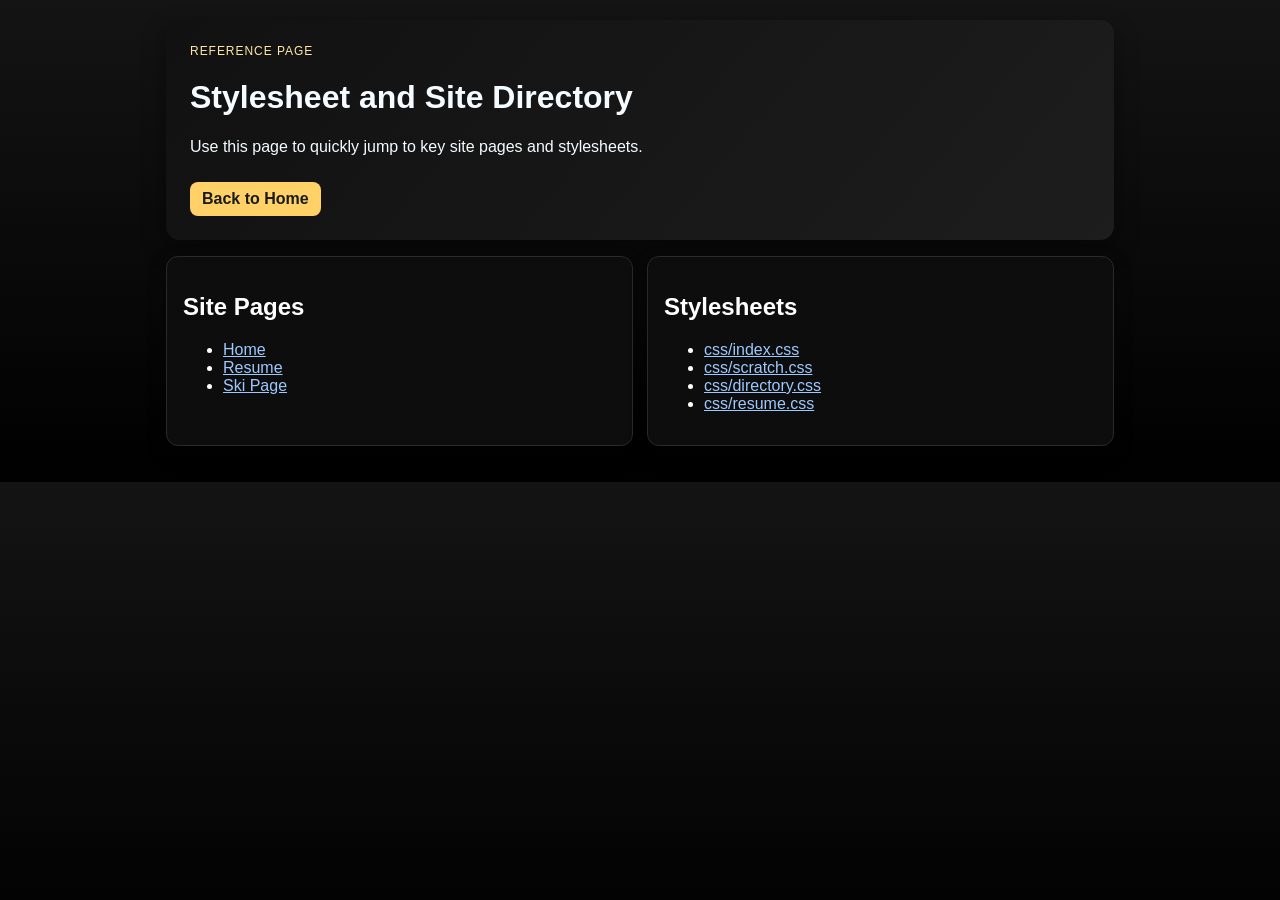
<file: docs/html/directory.html>
<!DOCTYPE html>
<html lang="en">
<head>
    <meta charset="UTF-8" />
    <meta name="viewport" content="width=device-width, initial-scale=1.0" />
    <title>Stylesheet and Site Directory</title>
    <link rel="stylesheet" href="../css/directory.css" />
</head>
<body>
    <div class="page">
        <header class="hero">
            <p class="eyebrow">Reference Page</p>
            <h1>Stylesheet and Site Directory</h1>
            <p>Use this page to quickly jump to key site pages and stylesheets.</p>
            <a class="btn" href="index.html">Back to Home</a>
        </header>

        <main class="grid">
            <section class="card">
                <h2>Site Pages</h2>
                <ul>
                    <li><a href="index.html">Home</a></li>
                    <li><a href="resume.html">Resume</a></li>
                    <li><a href="scratch.html">Ski Page</a></li>
                </ul>
            </section>

            <section class="card">
                <h2>Stylesheets</h2>
                <ul>
                    <li><a href="../css/index.css">css/index.css</a></li>
                    <li><a href="../css/scratch.css">css/scratch.css</a></li>
                    <li><a href="../css/directory.css">css/directory.css</a></li>
                    <li><a href="../css/resume.css">css/resume.css</a></li>
                </ul>
            </section>
        </main>
    </div>
</body>
</html>
</file>
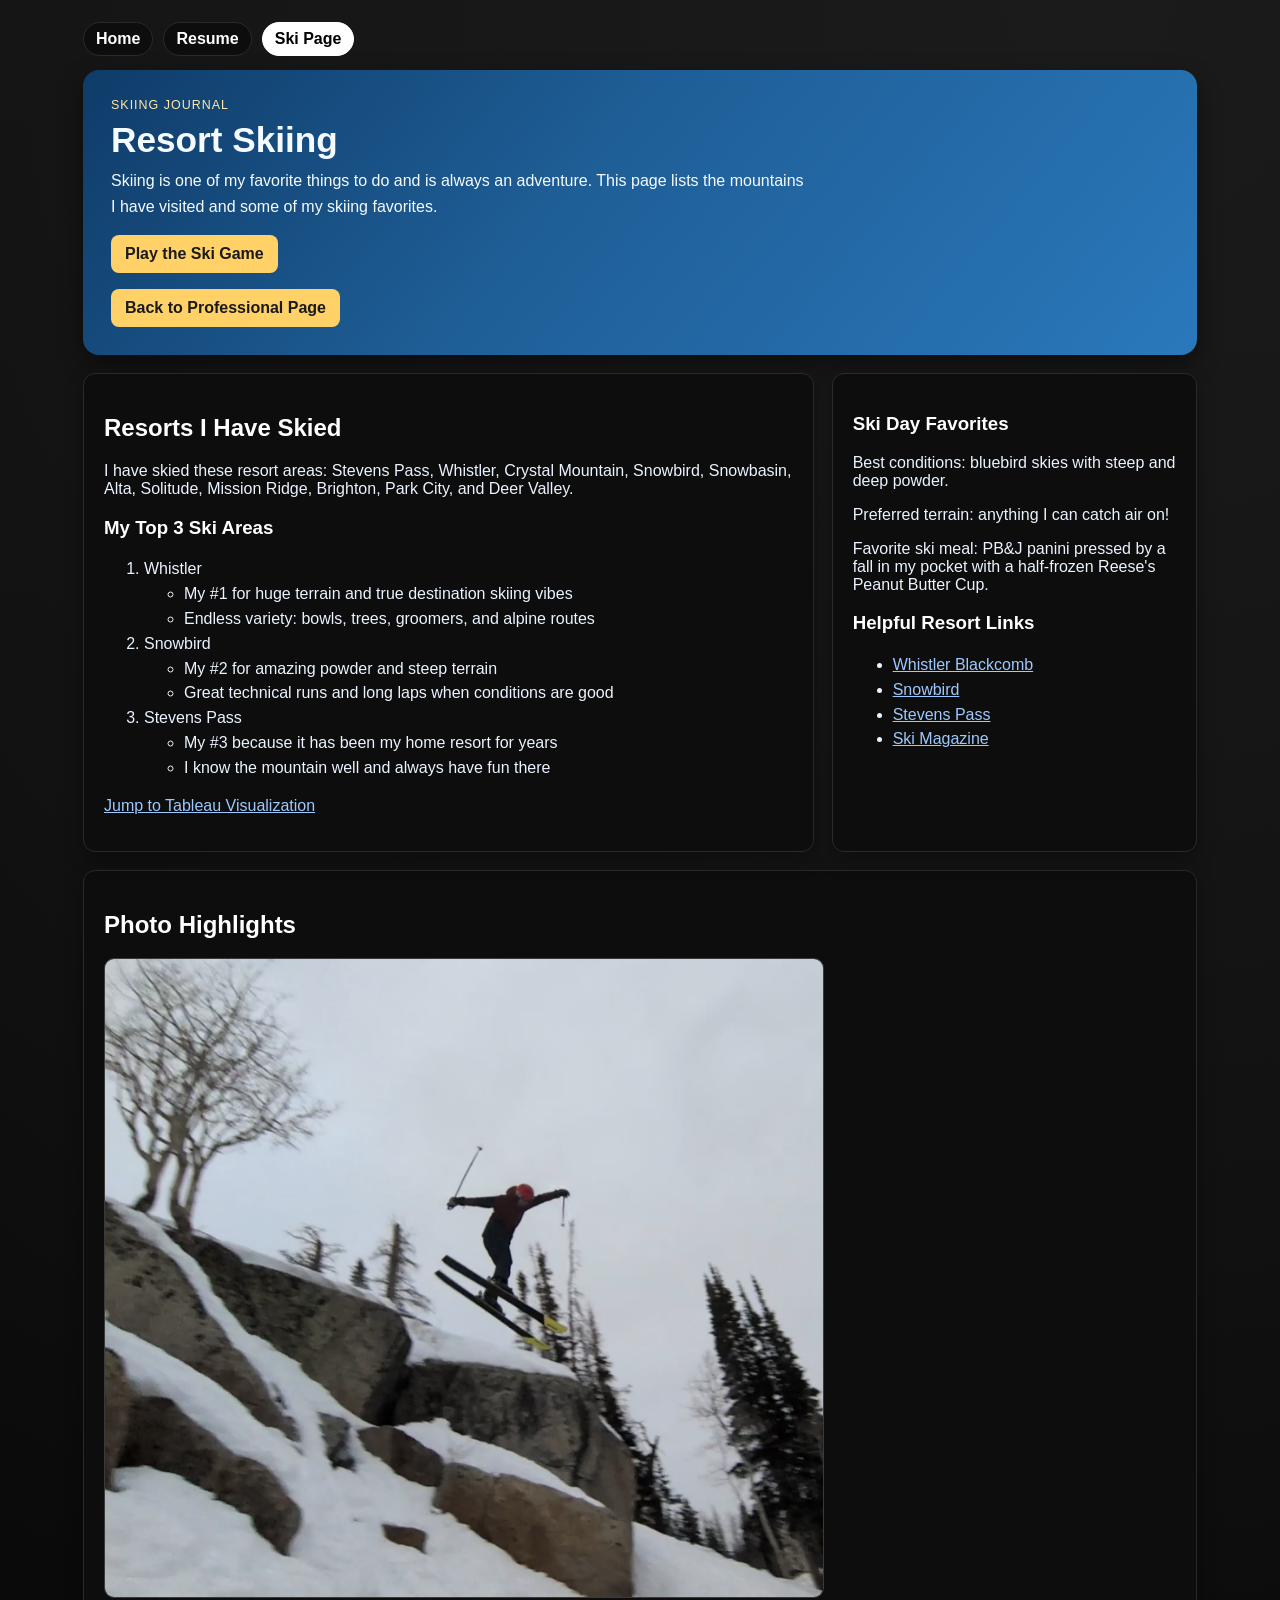
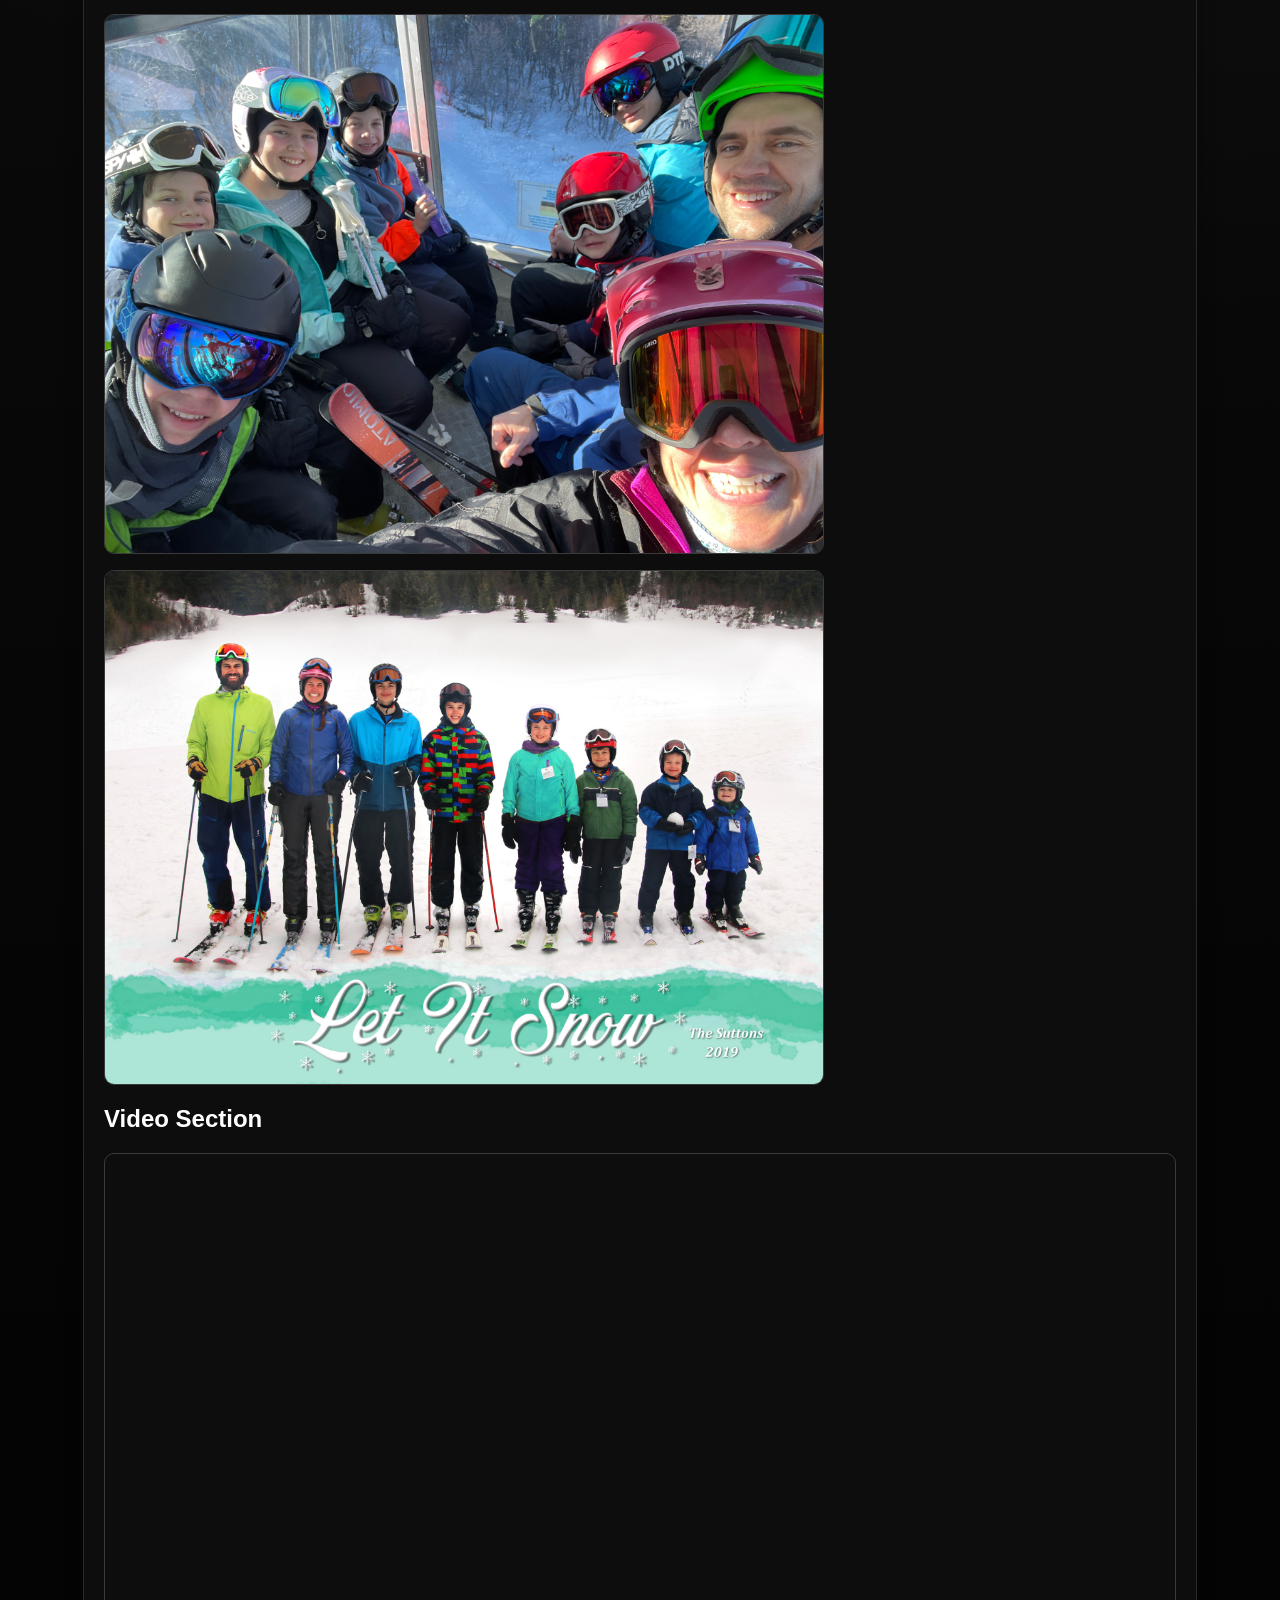
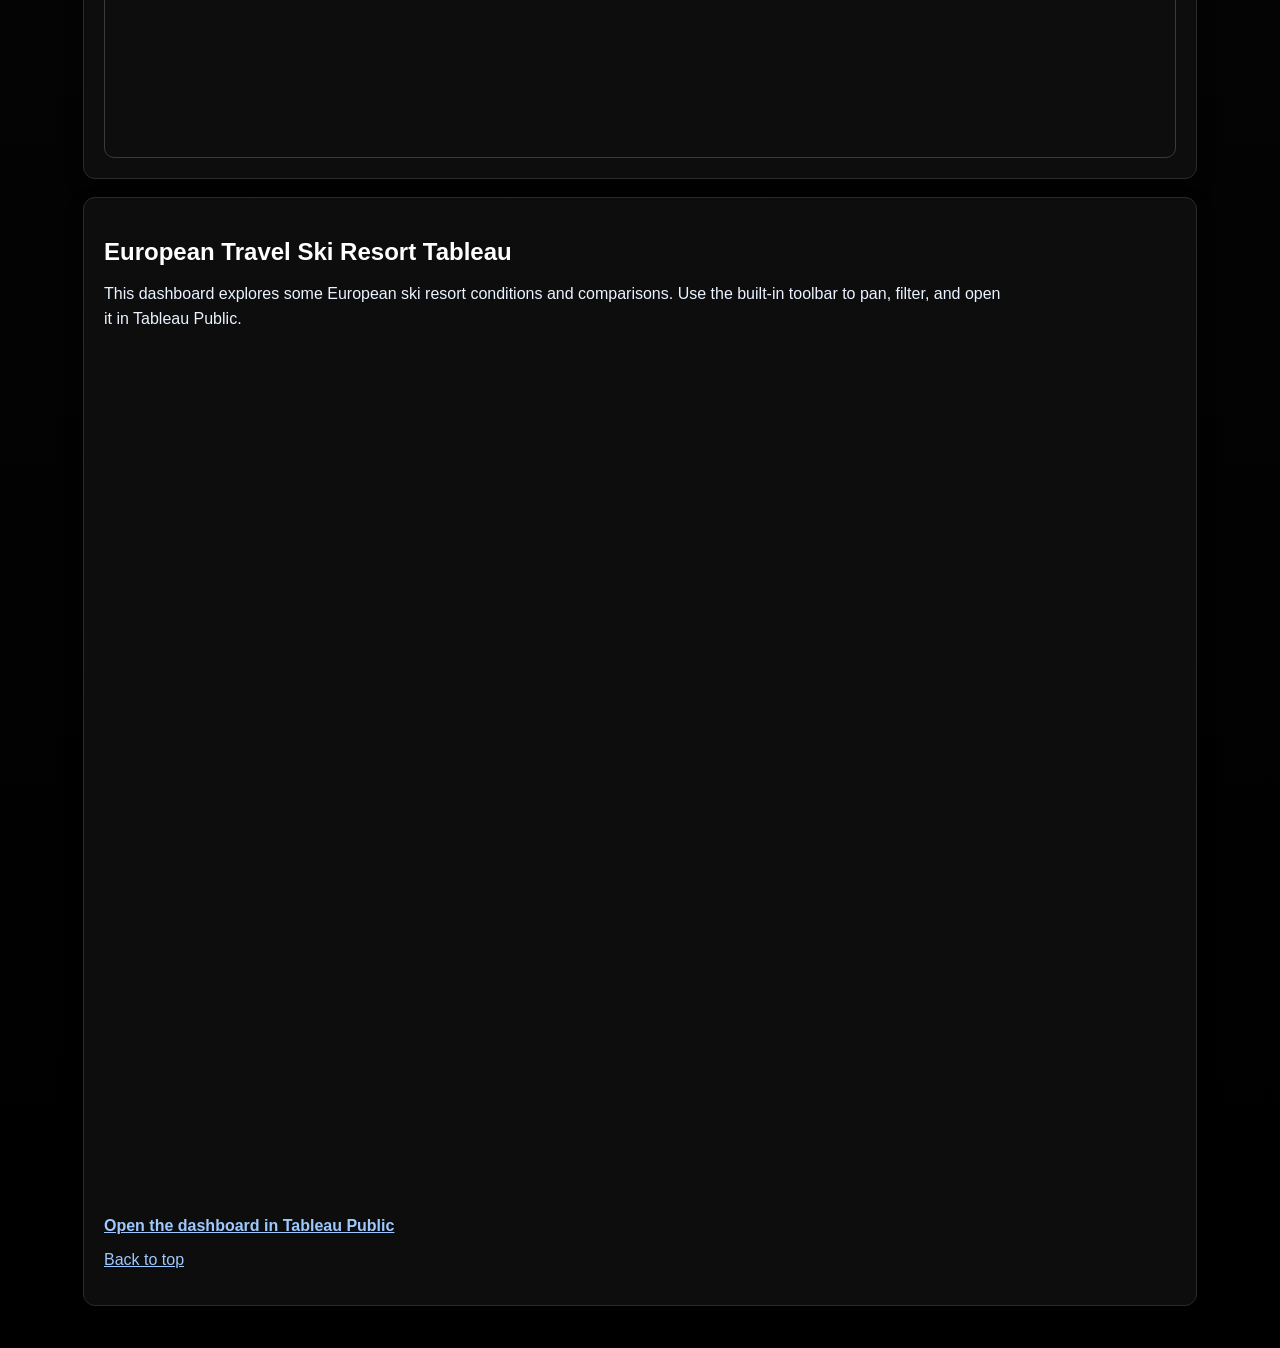
<file: docs/html/scratch.html>
<!DOCTYPE html>
<html lang="en">
<head>
	<meta charset="UTF-8" />
	<meta name="viewport" content="width=device-width, initial-scale=1.0" />
	<title>Scratch Page | Resort Skiing</title>
	<link rel="stylesheet" href="../css/scratch.css" />
</head>
<body>
	<div class="page" id="top">
		<div class="top-nav">
			<a href="index.html">Home</a>
			<a href="resume.html">Resume</a>
			<a href="scratch.html" aria-current="page">Ski Page</a>
		</div>

		<div class="hero">
			<p class="eyebrow">Skiing Journal</p>
			<h1>Resort Skiing</h1>
			<p class="hero-copy">
				Skiing is one of my favorite things to do and is always an adventure. This page lists the mountains I have visited and some of my skiing favorites.</p>
			<p><a class="back-link" href="ski-game.html">Play the Ski Game</a></p>
			<a class="back-link" href="index.html">Back to Professional Page</a>
		</div>

		<div class="layout-grid">
			<div class="content-card">
				<h2>Resorts I Have Skied</h2>
				<p>
					I have skied these resort areas: Stevens Pass, Whistler, Crystal Mountain,
					Snowbird, Snowbasin, Alta, Solitude, Mission Ridge, Brighton, Park City,
					and Deer Valley.
				</p>

				<h3>My Top 3 Ski Areas</h3>
				<ol>
					<li>
						Whistler
						<ul>
							<li>My #1 for huge terrain and true destination skiing vibes</li>
							<li>Endless variety: bowls, trees, groomers, and alpine routes</li>
						</ul>
					</li>
					<li>
						Snowbird
						<ul>
							<li>My #2 for amazing powder and steep terrain</li>
							<li>Great technical runs and long laps when conditions are good</li>
						</ul>
					</li>
					<li>
						Stevens Pass
						<ul>
							<li>My #3 because it has been my home resort for years</li>
							<li>I know the mountain well and always have fun there</li>
						</ul>
					</li>
				</ol>

				<p><a href="#tableau-section">Jump to Tableau Visualization</a></p>
			</div>

			<div class="side-card">
				<h3>Ski Day Favorites</h3>
				<p>Best conditions: bluebird skies with steep and deep powder.</p>
				<p>Preferred terrain: anything I can catch air on!</p>
				<p>Favorite ski meal: PB&J panini pressed by a fall in my pocket with a half-frozen Reese's Peanut Butter Cup.</p>

				<h3>Helpful Resort Links</h3>
				<ul>
					<li><a href="https://www.whistlerblackcomb.com" target="_blank" rel="noopener noreferrer">Whistler Blackcomb</a></li>
					<li><a href="https://www.snowbird.com" target="_blank" rel="noopener noreferrer">Snowbird</a></li>
					<li><a href="https://www.stevenspass.com" target="_blank" rel="noopener noreferrer">Stevens Pass</a></li>
					<li><a href="https://www.skimag.com" target="_blank" rel="noopener noreferrer">Ski Magazine</a></li>
				</ul>
			</div>
		</div>

		<div class="media-card">
			<h2>Photo Highlights</h2>
			<img class="feature-image" src="../Photos/Catching%20Air.png" alt="Ski jump photo" />
			<img class="feature-image" src="../Photos/Family%20in%20the%20Gondola.JPG" alt="Family in gondola" />
			<img class="feature-image" src="../Photos/Skiing%20Christmas%20Card.jpg" alt="Skiing holiday photo" />

			<h2>Video Section</h2>
			<div class="video-wrap">
				<iframe
					src="https://www.youtube.com/embed/p-mZTR1glq4"
					title="Skiing video"
					allow="accelerometer; autoplay; clipboard-write; encrypted-media; gyroscope; picture-in-picture; web-share"
					allowfullscreen>
				</iframe>
			</div>
		</div>

		<div class="tableau-block" id="tableau-section">
			<h2>European Travel Ski Resort Tableau</h2>
			<p class="tableau-intro">
				This dashboard explores some European ski resort conditions and comparisons. Use the built-in toolbar to pan, filter, and open it in Tableau Public.
			</p>
			<div class="tableauPlaceholder tableau-wrap" id="viz1710000000000" style="position: relative; width: 100%; height: 860px;">
				<noscript>
					<a href="#">
						<img
							alt="Ski Resort dashboard preview"
							src="https://public.tableau.com/static/images/Sk/SkiResort_17024237977550/MapDashboard/1.png?width=1000&height=827&deviceScaleFactor=1.25"
							style="border: none;"
						/>
					</a>
				</noscript>
				<object class="tableauViz" style="display:none; width: 100%; height: 860px;">
					<param name="host_url" value="https%3A%2F%2Fpublic.tableau.com%2F" />
					<param name="embed_code_version" value="3" />
					<param name="site_root" value="" />
					<param name="name" value="SkiResort_17024237977550/MapDashboard" />
					<param name="tabs" value="no" />
					<param name="toolbar" value="yes" />
					<param name="showVizHome" value="no" />
				</object>
			</div>
			<script src="https://public.tableau.com/javascripts/api/viz_v1.js"></script>
			<p class="tableau-link-row"><a href="https://public.tableau.com/app/profile/mira.markovich/viz/SkiResort_17024237977550/MapDashboard" target="_blank" rel="noopener noreferrer">Open the dashboard in Tableau Public</a></p>

			<p><a href="#top">Back to top</a></p>
		</div>
	</div>
</body>
</html>
</file>
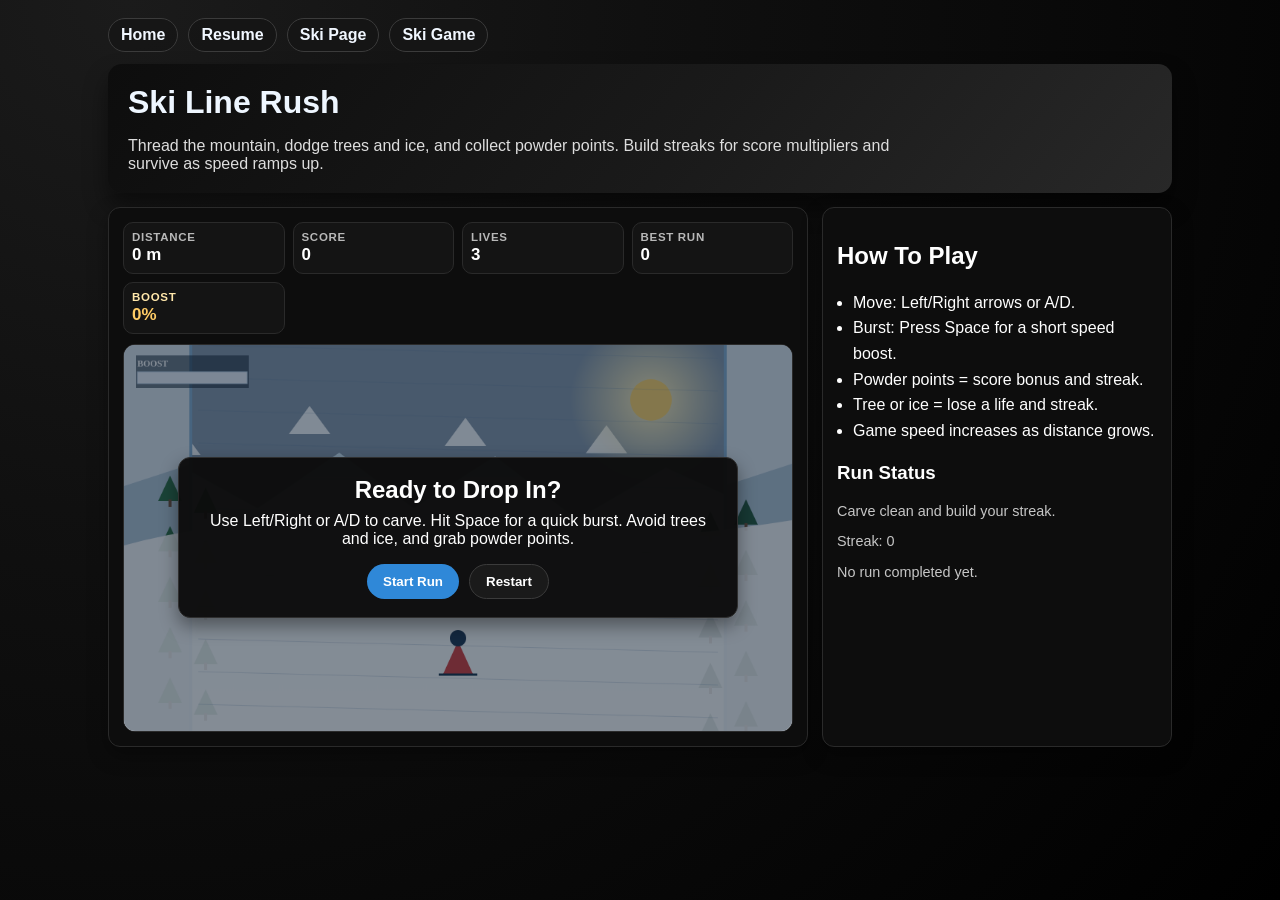
<file: docs/html/ski-game.html>
<!DOCTYPE html>
<html lang="en">
<head>
    <meta charset="UTF-8" />
    <meta name="viewport" content="width=device-width, initial-scale=1.0" />
    <title>Ski Line Rush</title>
    <style>
        :root {
            --bg1: #000000;
            --bg2: #101010;
            --panel: #0d0d0d;
            --ink: #ffffff;
            --accent: #ffcc66;
            --accent2: #2f88d8;
            --good: #1f8b4c;
            --bad: #b63131;
        }

        * {
            box-sizing: border-box;
        }

        body {
            margin: 0;
            font-family: "Trebuchet MS", "Segoe UI", Tahoma, sans-serif;
            color: #eef6ff;
            background: radial-gradient(circle at 10% 0%, #1b1b1b 0%, var(--bg2) 35%, var(--bg1) 100%);
            min-height: 100vh;
        }

        .page {
            max-width: 1100px;
            margin: 0 auto;
            padding: 18px;
        }

        .top-nav {
            display: flex;
            gap: 10px;
            flex-wrap: wrap;
            margin-bottom: 12px;
        }

        .top-nav a {
            text-decoration: none;
            color: #f1f7ff;
            border: 1px solid #3b3b3b;
            border-radius: 999px;
            padding: 7px 12px;
            background: rgba(22, 22, 22, 0.9);
            font-weight: 700;
        }

        .hero {
            background: linear-gradient(130deg, #0d0d0d 0%, #1a1a1a 55%, #282828 100%);
            border-radius: 14px;
            padding: 20px;
            box-shadow: 0 14px 24px rgba(0, 0, 0, 0.45);
            margin-bottom: 14px;
        }

        .hero h1 {
            margin: 0;
        }

        .hero p {
            margin-bottom: 0;
            color: #dddddd;
            max-width: 780px;
        }

        .layout {
            display: grid;
            grid-template-columns: 2fr 1fr;
            gap: 14px;
        }

        .card {
            background: var(--panel);
            color: var(--ink);
            border-radius: 12px;
            border: 1px solid #2a2a2a;
            box-shadow: 0 8px 20px rgba(0, 0, 0, 0.35);
            padding: 14px;
        }

        .hud {
            display: grid;
            grid-template-columns: repeat(4, minmax(110px, 1fr));
            gap: 8px;
            margin-bottom: 10px;
        }

        .stat {
            background: #141414;
            border: 1px solid #2a2a2a;
            border-radius: 10px;
            padding: 8px;
        }

        .stat label {
            display: block;
            font-size: 0.72rem;
            text-transform: uppercase;
            letter-spacing: 0.06em;
            color: #b8b8b8;
            margin-bottom: 2px;
            font-weight: 700;
        }

        .stat.boost label {
            color: #ffe7ab;
        }

        .stat strong {
            font-size: 1.06rem;
        }

        .stat.boost strong {
            color: var(--accent);
        }

        .canvas-wrap {
            position: relative;
            border-radius: 12px;
            overflow: hidden;
            border: 1px solid #2a2a2a;
            background: #d8f0ff;
        }

        canvas {
            display: block;
            width: 100%;
            height: auto;
            background: linear-gradient(180deg, #2f3b49 0%, #6e7f92 42%, #b8c5d1 100%);
        }

        .overlay {
            position: absolute;
            inset: 0;
            display: flex;
            align-items: center;
            justify-content: center;
            padding: 14px;
            background: rgba(11, 27, 45, 0.5);
            text-align: center;
        }

        .overlay-panel {
            background: rgba(12, 12, 12, 0.96);
            color: #ffffff;
            border-radius: 12px;
            border: 1px solid #2f2f2f;
            box-shadow: 0 8px 18px rgba(0, 0, 0, 0.4);
            max-width: 560px;
            padding: 18px;
        }

        .overlay h2 {
            margin-top: 0;
            margin-bottom: 8px;
        }

        .overlay p {
            margin-top: 0;
        }

        .actions {
            display: flex;
            gap: 10px;
            justify-content: center;
            flex-wrap: wrap;
        }

        button {
            border: none;
            border-radius: 999px;
            background: var(--accent2);
            color: #ffffff;
            font-weight: 700;
            cursor: pointer;
            padding: 9px 16px;
        }

        button:hover {
            filter: brightness(1.05);
        }

        .ghost {
            background: #1a1a1a;
            color: #ffffff;
            border: 1px solid #3b3b3b;
        }

        .ghost:hover {
            border-color: #5a5a5a;
            color: #ffffff;
        }

        .tip-list {
            margin: 0;
            padding-left: 1rem;
            line-height: 1.6;
        }

        .good {
            color: var(--good);
            font-weight: 700;
        }

        .bad {
            color: var(--bad);
            grid-template-columns: repeat(5, minmax(92px, 1fr));
        }

        .small {
            color: #c6c6c6;
            font-size: 0.9rem;
        }

        @media (max-width: 900px) {
            .layout {
                grid-template-columns: 1fr;
            }

            .hud {
                grid-template-columns: repeat(2, minmax(110px, 1fr));
            }
        }
    </style>
</head>
<body>
    <div class="page">
        <div class="top-nav">
            <a href="index.html">Home</a>
            <a href="resume.html">Resume</a>
            <a href="scratch.html">Ski Page</a>
            <a href="ski-game.html" aria-current="page">Ski Game</a>
        </div>

        <header class="hero">
            <h1>Ski Line Rush</h1>
            <p>Thread the mountain, dodge trees and ice, and collect powder points. Build streaks for score multipliers and survive as speed ramps up.</p>
        </header>

        <div class="layout">
            <section class="card">
                <div class="hud">
                    <div class="stat"><label>Distance</label><strong id="distance">0 m</strong></div>
                    <div class="stat"><label>Score</label><strong id="score">0</strong></div>
                    <div class="stat"><label>Lives</label><strong id="lives">3</strong></div>
                    <div class="stat"><label>Best Run</label><strong id="best">0</strong></div>
                    <div class="stat boost"><label>Boost</label><strong id="boost">0%</strong></div>
                </div>

                <div class="canvas-wrap">
                    <canvas id="game" width="900" height="520" aria-label="Ski game canvas"></canvas>
                    <div class="overlay" id="overlay">
                        <div class="overlay-panel">
                            <h2 id="overlayTitle">Ready to Drop In?</h2>
                            <p id="overlayText">Use Left/Right or A/D to carve. Hit Space for a quick burst. Avoid trees and ice, and grab powder points.</p>
                            <div class="actions">
                                <button id="startBtn" type="button">Start Run</button>
                                <button id="restartBtn" class="ghost" type="button">Restart</button>
                            </div>
                        </div>
                    </div>
                </div>
            </section>

            <aside class="card">
                <h2>How To Play</h2>
                <ul class="tip-list">
                    <li>Move: Left/Right arrows or A/D.</li>
                    <li>Burst: Press Space for a short speed boost.</li>
                    <li>Powder points = score bonus and streak.</li>
                    <li>Tree or ice = lose a life and streak.</li>
                    <li>Game speed increases as distance grows.</li>
                </ul>

                <h3>Run Status</h3>
                <p id="status" class="small">Waiting to start.</p>
                <p id="streakInfo" class="small">Streak: 0</p>
                <p id="resultText" class="small">No run completed yet.</p>
            </aside>
        </div>
    </div>

    <script>
        (function () {
            const canvas = document.getElementById("game");
            const ctx = canvas.getContext("2d");

            const overlay = document.getElementById("overlay");
            const overlayTitle = document.getElementById("overlayTitle");
            const overlayText = document.getElementById("overlayText");
            const startBtn = document.getElementById("startBtn");
            const restartBtn = document.getElementById("restartBtn");

            const distanceEl = document.getElementById("distance");
            const scoreEl = document.getElementById("score");
            const livesEl = document.getElementById("lives");
            const bestEl = document.getElementById("best");
            const statusEl = document.getElementById("status");
            const streakInfoEl = document.getElementById("streakInfo");
            const resultTextEl = document.getElementById("resultText");

            const laneLeft = 110;
            const laneRight = canvas.width - 110;

            const keys = {
                left: false,
                right: false,
                boost: false
            };

            const player = {
                x: canvas.width / 2,
                y: canvas.height - 95,
                radius: 18,
                speed: 360,
                burstTimer: 0
            };

            let obstacles = [];
            let pickups = [];
            let snow = [];
            let running = false;
            let lastTime = 0;
            let spawnTimer = 0;
            let pickupTimer = 0;
            let distance = 0;
            let score = 0;
            let lives = 3;
            let streak = 0;
            let maxStreak = 0;
            let frameDistance = 0;
            let boostMeter = 0;
            let countdownActive = false;
            let countdownStart = 0;
            let damageFlash = 0;
            let damageMessage = "";

            const bestRun = Number(localStorage.getItem("skiLineRushBest") || 0);
            bestEl.textContent = String(bestRun);

            function resetGame() {
                player.x = canvas.width / 2;
                player.burstTimer = 0;
                obstacles = [];
                pickups = [];
                snow = [];
                spawnTimer = 0;
                pickupTimer = 0;
                distance = 0;
                score = 0;
                lives = 3;
                streak = 0;
                maxStreak = 0;
                boostMeter = 0;
                countdownActive = false;
                damageFlash = 0;
                damageMessage = "";
                statusEl.textContent = "Carve clean and build your streak.";
                resultTextEl.textContent = "No run completed yet.";
                updateHud();
            }

            function startGame() {
                resetGame();
                running = false;
                countdownActive = true;
                countdownStart = performance.now();
                overlay.style.display = "flex";
                overlayTitle.textContent = "Get Ready";
                overlayText.textContent = "Starting in 3...";
                startBtn.textContent = "Starting...";
                startBtn.disabled = true;
                restartBtn.disabled = true;
                draw();
                requestAnimationFrame(countdownLoop);
            }

            function endGame() {
                running = false;
                overlay.style.display = "flex";
                overlayTitle.textContent = "Run Over";
                overlayText.textContent = "Distance: " + Math.floor(distance) + " m | Score: " + score + " | Max streak: " + maxStreak;

                const priorBest = Number(localStorage.getItem("skiLineRushBest") || 0);
                if (score > priorBest) {
                    localStorage.setItem("skiLineRushBest", String(score));
                    bestEl.textContent = String(score);
                    resultTextEl.innerHTML = "<span class=\"good\">New best run!</span> You just set a new high score.";
                } else {
                    resultTextEl.innerHTML = "<span class=\"bad\">Wipeout.</span> Hit restart and chase a cleaner line.";
                }
            }

            function updateHud() {
                distanceEl.textContent = Math.floor(distance) + " m";
                scoreEl.textContent = String(score);
                livesEl.textContent = String(lives);
                streakInfoEl.textContent = "Streak: " + streak;
                document.getElementById("boost").textContent = Math.max(0, Math.min(100, Math.round(boostMeter))) + "%";
            }

            function spawnObstacle(speed) {
                const width = 26 + Math.random() * 16;
                obstacles.push({
                    x: laneLeft + Math.random() * (laneRight - laneLeft),
                    y: -30,
                    w: width,
                    h: width + 14,
                    kind: Math.random() < 0.65 ? "tree" : "ice",
                    speed: speed * (0.85 + Math.random() * 0.4)
                });
            }

            function spawnPickup(speed) {
                const isBoost = Math.random() < 0.16;
                pickups.push({
                    x: laneLeft + Math.random() * (laneRight - laneLeft),
                    y: -24,
                    r: isBoost ? 13 : 11,
                    speed: speed * (isBoost ? 0.82 : 0.9),
                    value: isBoost ? 0 : 120,
                    kind: isBoost ? "boost" : "powder"
                });
            }

            function addSnow() {
                for (let i = 0; i < 3; i += 1) {
                    snow.push({
                        x: Math.random() * canvas.width,
                        y: -10,
                        r: Math.random() * 2 + 0.8,
                        s: Math.random() * 110 + 90
                    });
                }
            }

            function movePlayer(dt) {
                let move = 0;
                if (keys.left) {
                    move -= 1;
                }
                if (keys.right) {
                    move += 1;
                }

                if (keys.boost && player.burstTimer <= 0 && boostMeter > 0) {
                    player.burstTimer = 0.65;
                    boostMeter = Math.max(0, boostMeter - 35);
                }

                const burstMultiplier = player.burstTimer > 0 ? 1.9 : 1;
                player.x += move * player.speed * burstMultiplier * dt;
                player.x = Math.max(laneLeft, Math.min(laneRight, player.x));

                if (player.burstTimer > 0) {
                    player.burstTimer -= dt;
                }
            }

            function updateWorld(dt) {
                const difficulty = 1 + Math.min(distance / 850, 1.55);
                const baseSpeed = 220 * difficulty;
                const spawnInterval = Math.max(0.24, 0.72 - distance / 3600);
                const pickupInterval = Math.max(0.95, 1.6 - distance / 6500);

                player.speed = 360 + Math.min(distance * 0.045, 190);
                frameDistance += baseSpeed * dt * 0.42;

                spawnTimer += dt;
                pickupTimer += dt;

                if (spawnTimer > spawnInterval) {
                    spawnTimer = 0;
                    spawnObstacle(baseSpeed);
                }

                if (pickupTimer > pickupInterval) {
                    pickupTimer = 0;
                    spawnPickup(baseSpeed);
                }

                addSnow();

                distance += baseSpeed * dt * 0.08;
                score += Math.floor((baseSpeed * dt * 0.35) * (1 + streak * 0.06));
                boostMeter = Math.min(100, boostMeter + dt * 4.5);
                if (damageFlash > 0) {
                    damageFlash = Math.max(0, damageFlash - dt * 1.9);
                }

                obstacles.forEach((o) => {
                    o.y += o.speed * dt;
                });
                pickups.forEach((p) => {
                    p.y += p.speed * dt;
                });
                snow.forEach((s) => {
                    s.y += s.s * dt;
                });

                obstacles = obstacles.filter((o) => o.y < canvas.height + 40);
                pickups = pickups.filter((p) => p.y < canvas.height + 30);
                snow = snow.filter((s) => s.y < canvas.height + 20);

                handleCollisions();
                updateHud();

                if (streak > maxStreak) {
                    maxStreak = streak;
                }

                const pace = difficulty > 2.1 ? "Steep line. Stay composed." : difficulty > 1.5 ? "Speed building." : "Building speed.";
                statusEl.textContent = pace;
            }

            function hitObstacle(obstacle) {
                lives -= 1;
                streak = 0;
                obstacle.y = canvas.height + 100;
                player.burstTimer = 0;
                damageFlash = 1;
                damageMessage = obstacle.kind === "tree" ? "Tree hit - speed checked" : "Ice hit - you slipped";
                statusEl.innerHTML = "<span class=\"bad\">" + damageMessage + "</span>";
                resultTextEl.innerHTML = "<span class=\"bad\">Damage taken.</span> You lost a life and your streak.";

                if (lives <= 0) {
                    endGame();
                }
            }

            function collectPickup(pickup) {
                if (pickup.kind === "boost") {
                    boostMeter = Math.min(100, boostMeter + 38);
                    score += 85 + streak * 15;
                    statusEl.innerHTML = "<span class=\"good\">Boost pickup!</span> Press Space for a burst.";
                } else {
                    streak += 1;
                    score += pickup.value + streak * 25;
                    statusEl.innerHTML = "<span class=\"good\">Powder stash!</span> Keep linking turns.";
                }
                pickup.y = canvas.height + 100;
            }

            function handleCollisions() {
                for (const o of obstacles) {
                    const halfW = o.w / 2;
                    const halfH = o.h / 2;
                    const cx = o.x;
                    const cy = o.y;
                    const nearestX = Math.max(cx - halfW, Math.min(player.x, cx + halfW));
                    const nearestY = Math.max(cy - halfH, Math.min(player.y, cy + halfH));
                    const dx = player.x - nearestX;
                    const dy = player.y - nearestY;

                    if ((dx * dx + dy * dy) < (player.radius * player.radius)) {
                        hitObstacle(o);
                        break;
                    }
                }

                for (const p of pickups) {
                    const dx = player.x - p.x;
                    const dy = player.y - p.y;
                    const distSq = dx * dx + dy * dy;
                    const rr = player.radius + p.r;

                    if (distSq < rr * rr) {
                        collectPickup(p);
                    }
                }
            }

            function drawTrack() {
                const stripe = 44;
                const mountainShift = (frameDistance * 0.12) % 220;
                ctx.save();

                const sky = ctx.createLinearGradient(0, 0, 0, canvas.height);
                sky.addColorStop(0, "#5ba0db");
                sky.addColorStop(0.28, "#d7efff");
                sky.addColorStop(0.5, "#f3fbff");
                sky.addColorStop(1, "#fdfefe");
                ctx.fillStyle = sky;
                ctx.fillRect(0, 0, canvas.width, canvas.height);

                // distant mountain range
                ctx.fillStyle = "#6f879f";
                ctx.beginPath();
                ctx.moveTo(0, 170);
                ctx.lineTo(75, 120);
                ctx.lineTo(160, 150);
                ctx.lineTo(250, 92);
                ctx.lineTo(350, 160);
                ctx.lineTo(460, 108);
                ctx.lineTo(560, 170);
                ctx.lineTo(650, 118);
                ctx.lineTo(760, 150);
                ctx.lineTo(860, 96);
                ctx.lineTo(canvas.width, 150);
                ctx.lineTo(canvas.width, 0);
                ctx.lineTo(0, 0);
                ctx.closePath();
                ctx.fill();

                ctx.fillStyle = "#8799ad";
                ctx.beginPath();
                ctx.moveTo(-40 + mountainShift * 0.2, 230);
                ctx.lineTo(80 + mountainShift * 0.2, 165);
                ctx.lineTo(180 + mountainShift * 0.2, 220);
                ctx.lineTo(290 + mountainShift * 0.2, 145);
                ctx.lineTo(390 + mountainShift * 0.2, 220);
                ctx.lineTo(500 + mountainShift * 0.2, 150);
                ctx.lineTo(610 + mountainShift * 0.2, 235);
                ctx.lineTo(730 + mountainShift * 0.2, 165);
                ctx.lineTo(850 + mountainShift * 0.2, 220);
                ctx.lineTo(canvas.width + 40, 180);
                ctx.lineTo(canvas.width, 0);
                ctx.lineTo(0, 0);
                ctx.closePath();
                ctx.fill();

                // snowcaps on peaks
                ctx.fillStyle = "#f7fbff";
                const peaks = [
                    [75, 120], [250, 92], [460, 108], [650, 118], [860, 96]
                ];
                peaks.forEach(([x, y]) => {
                    ctx.beginPath();
                    ctx.moveTo(x - 28, y + 28);
                    ctx.lineTo(x, y - 10);
                    ctx.lineTo(x + 28, y + 28);
                    ctx.closePath();
                    ctx.fill();
                });

                // sun and distant glow
                const sunGlow = ctx.createRadialGradient(710, 74, 10, 710, 74, 110);
                sunGlow.addColorStop(0, "rgba(255, 241, 190, 0.95)");
                sunGlow.addColorStop(1, "rgba(255, 241, 190, 0)");
                ctx.fillStyle = sunGlow;
                ctx.beginPath();
                ctx.arc(710, 74, 110, 0, Math.PI * 2);
                ctx.fill();

                ctx.fillStyle = "#ffd66d";
                ctx.beginPath();
                ctx.arc(710, 74, 28, 0, Math.PI * 2);
                ctx.fill();

                // slope borders and tree lines
                const sideW = 88;
                ctx.fillStyle = "#dfe9f2";
                ctx.fillRect(0, 0, sideW, canvas.height);
                ctx.fillRect(canvas.width - sideW, 0, sideW, canvas.height);

                ctx.fillStyle = "#b2c7d8";
                ctx.beginPath();
                ctx.moveTo(0, 190);
                ctx.lineTo(92, 160);
                ctx.lineTo(92, canvas.height);
                ctx.lineTo(0, canvas.height);
                ctx.closePath();
                ctx.fill();

                ctx.beginPath();
                ctx.moveTo(canvas.width, 160);
                ctx.lineTo(canvas.width - 92, 190);
                ctx.lineTo(canvas.width - 92, canvas.height);
                ctx.lineTo(canvas.width, canvas.height);
                ctx.closePath();
                ctx.fill();

                // tree silhouettes along the slopes
                const treeBands = [62, 110, canvas.width - 62, canvas.width - 110];
                treeBands.forEach((xBase, idx) => {
                    for (let y = 190 + idx * 16; y < canvas.height; y += 68) {
                        ctx.fillStyle = idx < 2 ? "#2b6d42" : "#22563a";
                        ctx.beginPath();
                        ctx.moveTo(xBase, y - 14);
                        ctx.lineTo(xBase - 16, y + 20);
                        ctx.lineTo(xBase + 16, y + 20);
                        ctx.closePath();
                        ctx.fill();
                        ctx.fillStyle = "#725038";
                        ctx.fillRect(xBase - 2, y + 18, 4, 10);
                    }
                });

                ctx.strokeStyle = "#86afd3";
                ctx.lineWidth = 4;
                ctx.beginPath();
                ctx.moveTo(laneLeft - 20, 0);
                ctx.lineTo(laneLeft - 20, canvas.height);
                ctx.moveTo(laneRight + 20, 0);
                ctx.lineTo(laneRight + 20, canvas.height);
                ctx.stroke();

                ctx.fillStyle = "rgba(255,255,255,0.9)";
                ctx.beginPath();
                ctx.moveTo(0, 270);
                ctx.quadraticCurveTo(180, 220, 420, 250);
                ctx.quadraticCurveTo(640, 278, canvas.width, 236);
                ctx.lineTo(canvas.width, canvas.height);
                ctx.lineTo(0, canvas.height);
                ctx.closePath();
                ctx.fill();

                ctx.strokeStyle = "rgba(90, 130, 170, 0.22)";
                ctx.lineWidth = 1;
                for (let y = 0; y < canvas.height; y += stripe) {
                    ctx.beginPath();
                    ctx.moveTo(laneLeft - 10, y + mountainShift * 0.08);
                    ctx.lineTo(laneRight + 10, y + 18 + mountainShift * 0.08);
                    ctx.stroke();
                }
                ctx.restore();
            }

            function drawSnow() {
                ctx.fillStyle = "rgba(255,255,255,0.85)";
                for (const s of snow) {
                    ctx.beginPath();
                    ctx.arc(s.x, s.y, s.r, 0, Math.PI * 2);
                    ctx.fill();
                }
            }

            function drawObstacle(o) {
                if (o.kind === "tree") {
                    ctx.fillStyle = "#1f6b3f";
                    ctx.beginPath();
                    ctx.moveTo(o.x, o.y - o.h * 0.6);
                    ctx.lineTo(o.x - o.w * 0.6, o.y + o.h * 0.4);
                    ctx.lineTo(o.x + o.w * 0.6, o.y + o.h * 0.4);
                    ctx.closePath();
                    ctx.fill();

                    ctx.fillStyle = "#5c3c23";
                    ctx.fillRect(o.x - 4, o.y + o.h * 0.35, 8, o.h * 0.4);
                } else {
                    ctx.fillStyle = "#96c7ef";
                    ctx.beginPath();
                    ctx.ellipse(o.x, o.y, o.w * 0.7, o.h * 0.35, 0.2, 0, Math.PI * 2);
                    ctx.fill();
                    ctx.strokeStyle = "#70a9d6";
                    ctx.stroke();
                }
            }

            function drawPickup(p) {
                if (p.kind === "boost") {
                    ctx.fillStyle = "#2f88d8";
                    ctx.beginPath();
                    ctx.arc(p.x, p.y, p.r, 0, Math.PI * 2);
                    ctx.fill();
                    ctx.fillStyle = "#ffffff";
                    ctx.font = "bold 12px Trebuchet MS";
                    ctx.textAlign = "center";
                    ctx.fillText("⚡", p.x, p.y + 4);
                } else {
                    ctx.fillStyle = "#ffd34f";
                    ctx.beginPath();
                    ctx.arc(p.x, p.y, p.r, 0, Math.PI * 2);
                    ctx.fill();
                    ctx.fillStyle = "#8a5a00";
                    ctx.font = "bold 12px Trebuchet MS";
                    ctx.textAlign = "center";
                    ctx.fillText("P", p.x, p.y + 4);
                }
            }

            function drawBoostMeter() {
                const x = 18;
                const y = 18;
                const width = 148;
                const height = 16;
                const pct = Math.max(0, Math.min(1, boostMeter / 100));

                ctx.save();
                ctx.fillStyle = "rgba(14, 28, 46, 0.55)";
                ctx.fillRect(x - 2, y - 4, width + 4, height + 28);
                ctx.fillStyle = "#eff6ff";
                ctx.fillRect(x, y + 18, width, height);
                ctx.fillStyle = "#2f88d8";
                ctx.fillRect(x, y + 18, width * pct, height);
                ctx.strokeStyle = "#b9d1e7";
                ctx.strokeRect(x, y + 18, width, height);
                ctx.fillStyle = "#ffffff";
                ctx.font = "bold 12px Trebuchet MS";
                ctx.textAlign = "left";
                ctx.fillText("BOOST", x, y + 11);
                ctx.restore();
            }

            function drawDamageFlash() {
                if (damageFlash <= 0) {
                    return;
                }

                ctx.save();
                ctx.fillStyle = "rgba(177, 49, 49, " + (0.14 * damageFlash) + ")";
                ctx.fillRect(0, 0, canvas.width, canvas.height);
                ctx.fillStyle = "rgba(255,255,255," + (0.92 * damageFlash) + ")";
                ctx.font = "bold 18px Trebuchet MS";
                ctx.textAlign = "center";
                ctx.fillText(damageMessage, canvas.width / 2, 46);
                ctx.restore();
            }

            function drawPlayer() {
                ctx.save();
                ctx.translate(player.x, player.y);

                ctx.fillStyle = "#d33f3f";
                ctx.beginPath();
                ctx.moveTo(0, -26);
                ctx.lineTo(-20, 18);
                ctx.lineTo(20, 18);
                ctx.closePath();
                ctx.fill();

                ctx.fillStyle = "#1c3653";
                ctx.beginPath();
                ctx.arc(0, -30, 11, 0, Math.PI * 2);
                ctx.fill();

                ctx.strokeStyle = "#12314b";
                ctx.lineWidth = 3;
                ctx.beginPath();
                ctx.moveTo(-26, 19);
                ctx.lineTo(26, 19);
                ctx.stroke();

                if (player.burstTimer > 0) {
                    ctx.strokeStyle = "rgba(255, 191, 73, 0.9)";
                    ctx.lineWidth = 2;
                    ctx.beginPath();
                    ctx.moveTo(-30, 24);
                    ctx.lineTo(-50, 36);
                    ctx.moveTo(30, 24);
                    ctx.lineTo(50, 36);
                    ctx.stroke();
                }

                ctx.restore();
            }

            function draw() {
                drawTrack();
                drawSnow();
                for (const o of obstacles) {
                    drawObstacle(o);
                }
                for (const p of pickups) {
                    drawPickup(p);
                }
                drawPlayer();
                drawBoostMeter();
                drawDamageFlash();
            }

            function countdownLoop(ts) {
                if (!countdownActive) {
                    return;
                }

                const elapsed = (ts - countdownStart) / 1000;
                const remaining = Math.max(0, 3 - elapsed);
                const whole = Math.ceil(remaining);

                overlayTitle.textContent = whole > 0 ? String(whole) : "Drop!";
                overlayText.textContent = whole > 0 ? "Get set for the run..." : "Go!";
                startBtn.textContent = whole > 0 ? "Starting in " + whole + "..." : "Starting";

                if (remaining <= 0) {
                    countdownActive = false;
                    startBtn.disabled = false;
                    restartBtn.disabled = false;
                    startBtn.textContent = "Start Run";
                    overlay.style.display = "none";
                    running = true;
                    lastTime = performance.now();
                    requestAnimationFrame(loop);
                    return;
                }

                requestAnimationFrame(countdownLoop);
            }

            function loop(ts) {
                if (!running) {
                    return;
                }

                const dt = Math.min((ts - lastTime) / 1000, 0.04);
                lastTime = ts;

                movePlayer(dt);
                updateWorld(dt);
                draw();

                if (running) {
                    requestAnimationFrame(loop);
                }
            }

            function onKeyDown(e) {
                if (e.key === "ArrowLeft" || e.key === "a" || e.key === "A") {
                    keys.left = true;
                }
                if (e.key === "ArrowRight" || e.key === "d" || e.key === "D") {
                    keys.right = true;
                }
                if (e.code === "Space") {
                    e.preventDefault();
                    keys.boost = true;
                }
            }

            function onKeyUp(e) {
                if (e.key === "ArrowLeft" || e.key === "a" || e.key === "A") {
                    keys.left = false;
                }
                if (e.key === "ArrowRight" || e.key === "d" || e.key === "D") {
                    keys.right = false;
                }
                if (e.code === "Space") {
                    keys.boost = false;
                }
            }

            window.addEventListener("keydown", onKeyDown);
            window.addEventListener("keyup", onKeyUp);

            startBtn.addEventListener("click", startGame);
            restartBtn.addEventListener("click", startGame);

            resetGame();
            draw();
        })();
    </script>
</body>
</html>
</file>
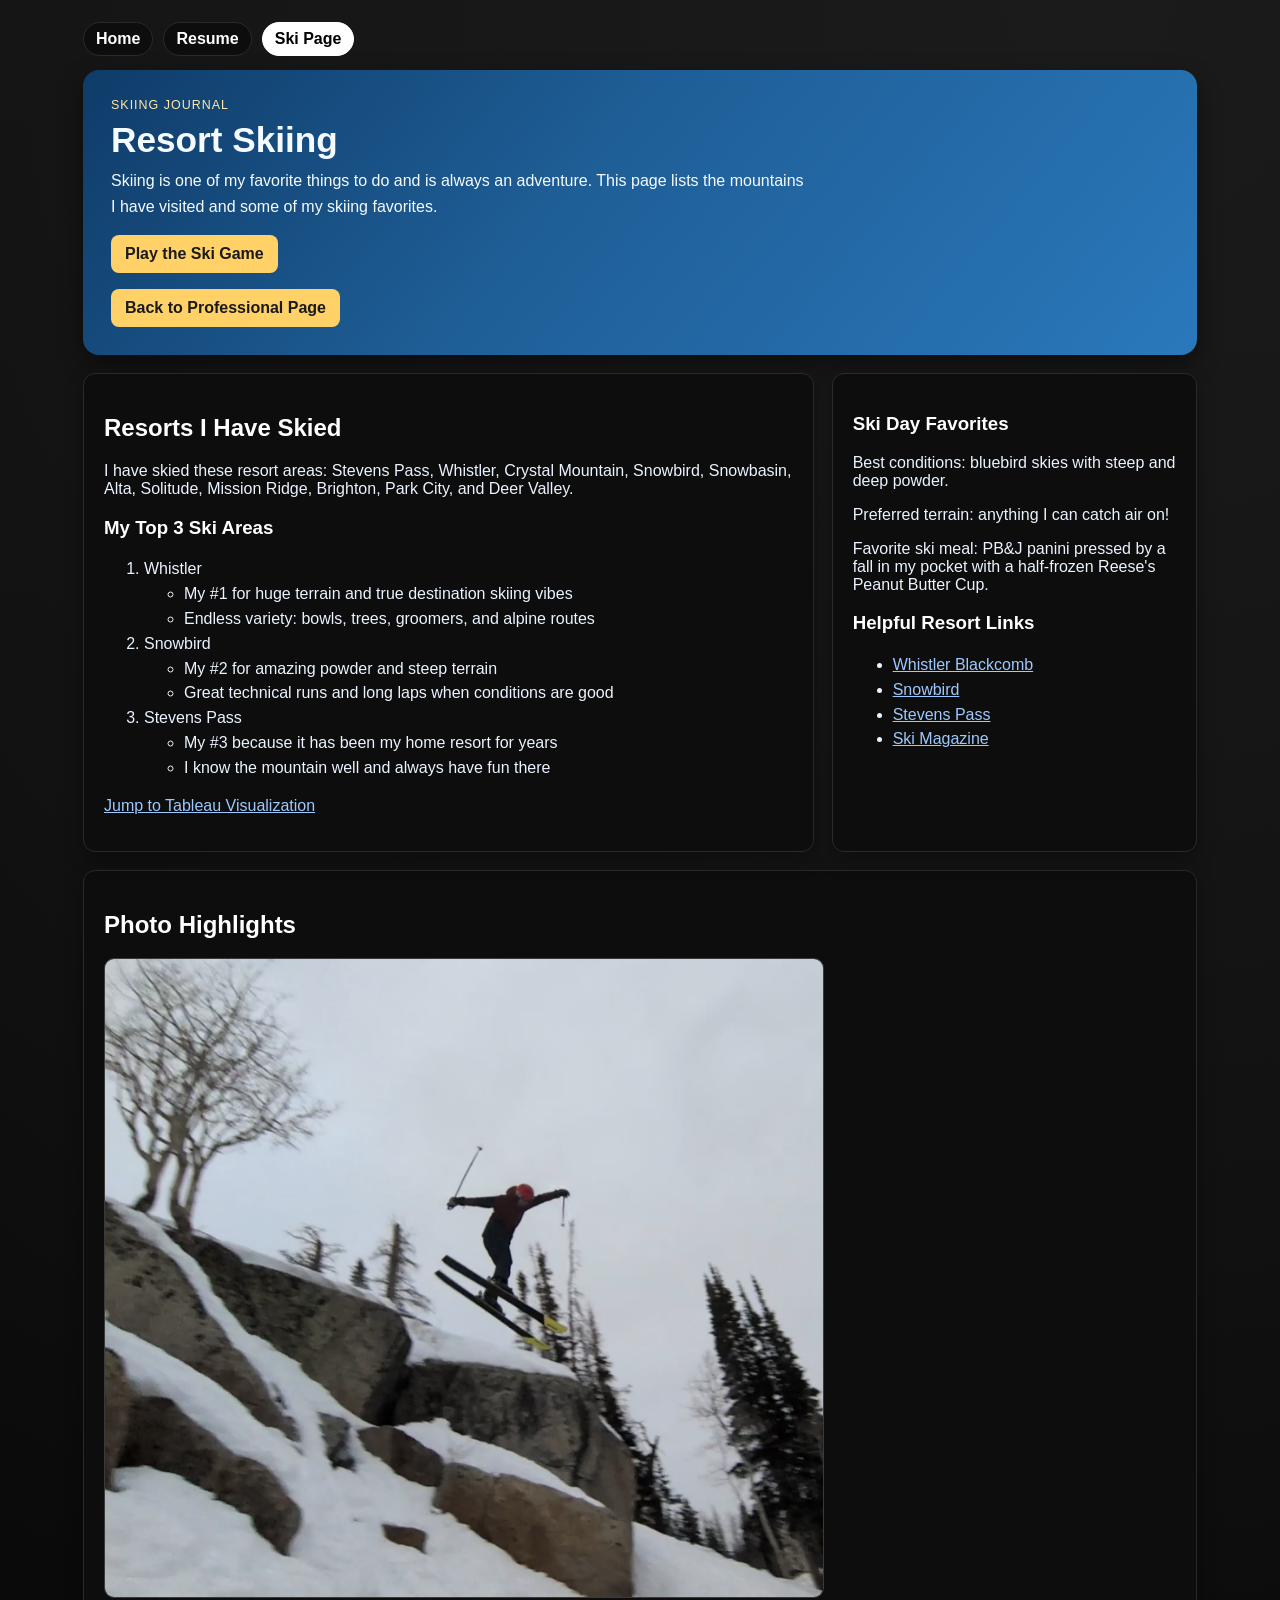
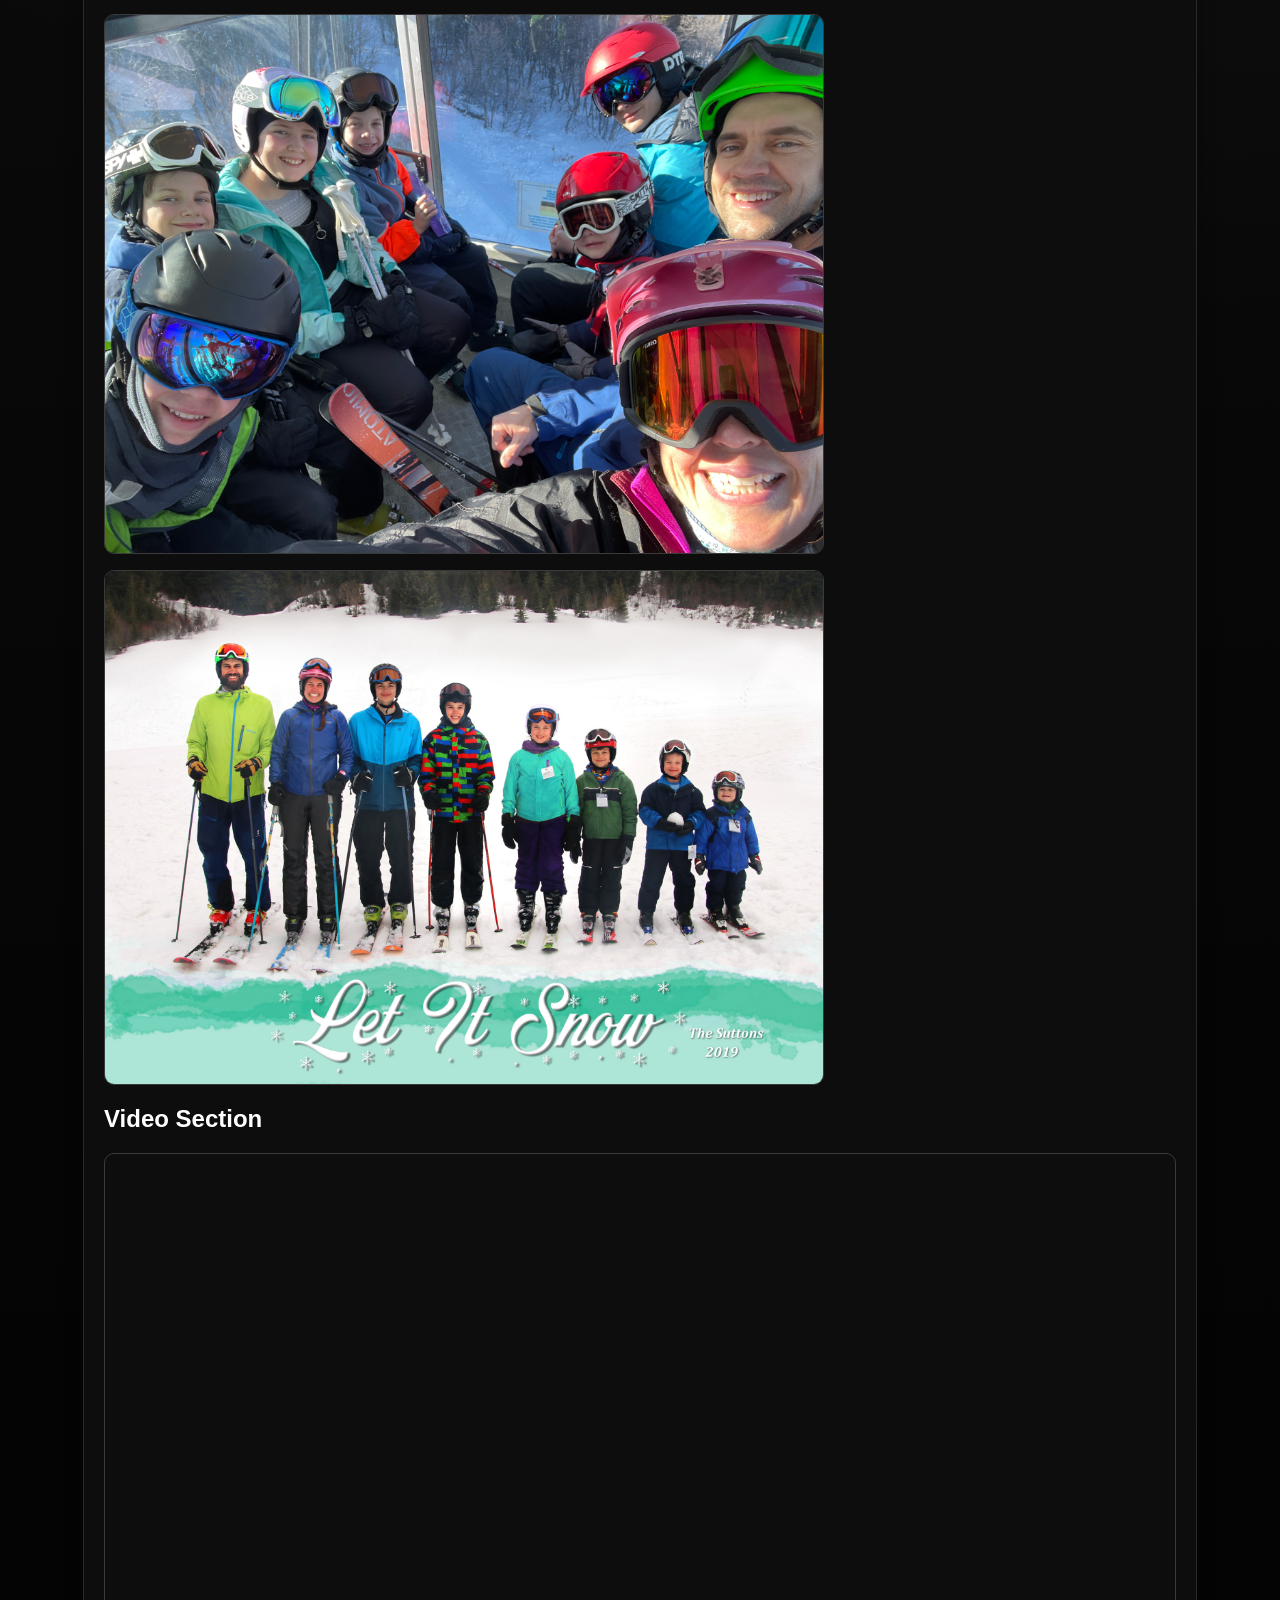
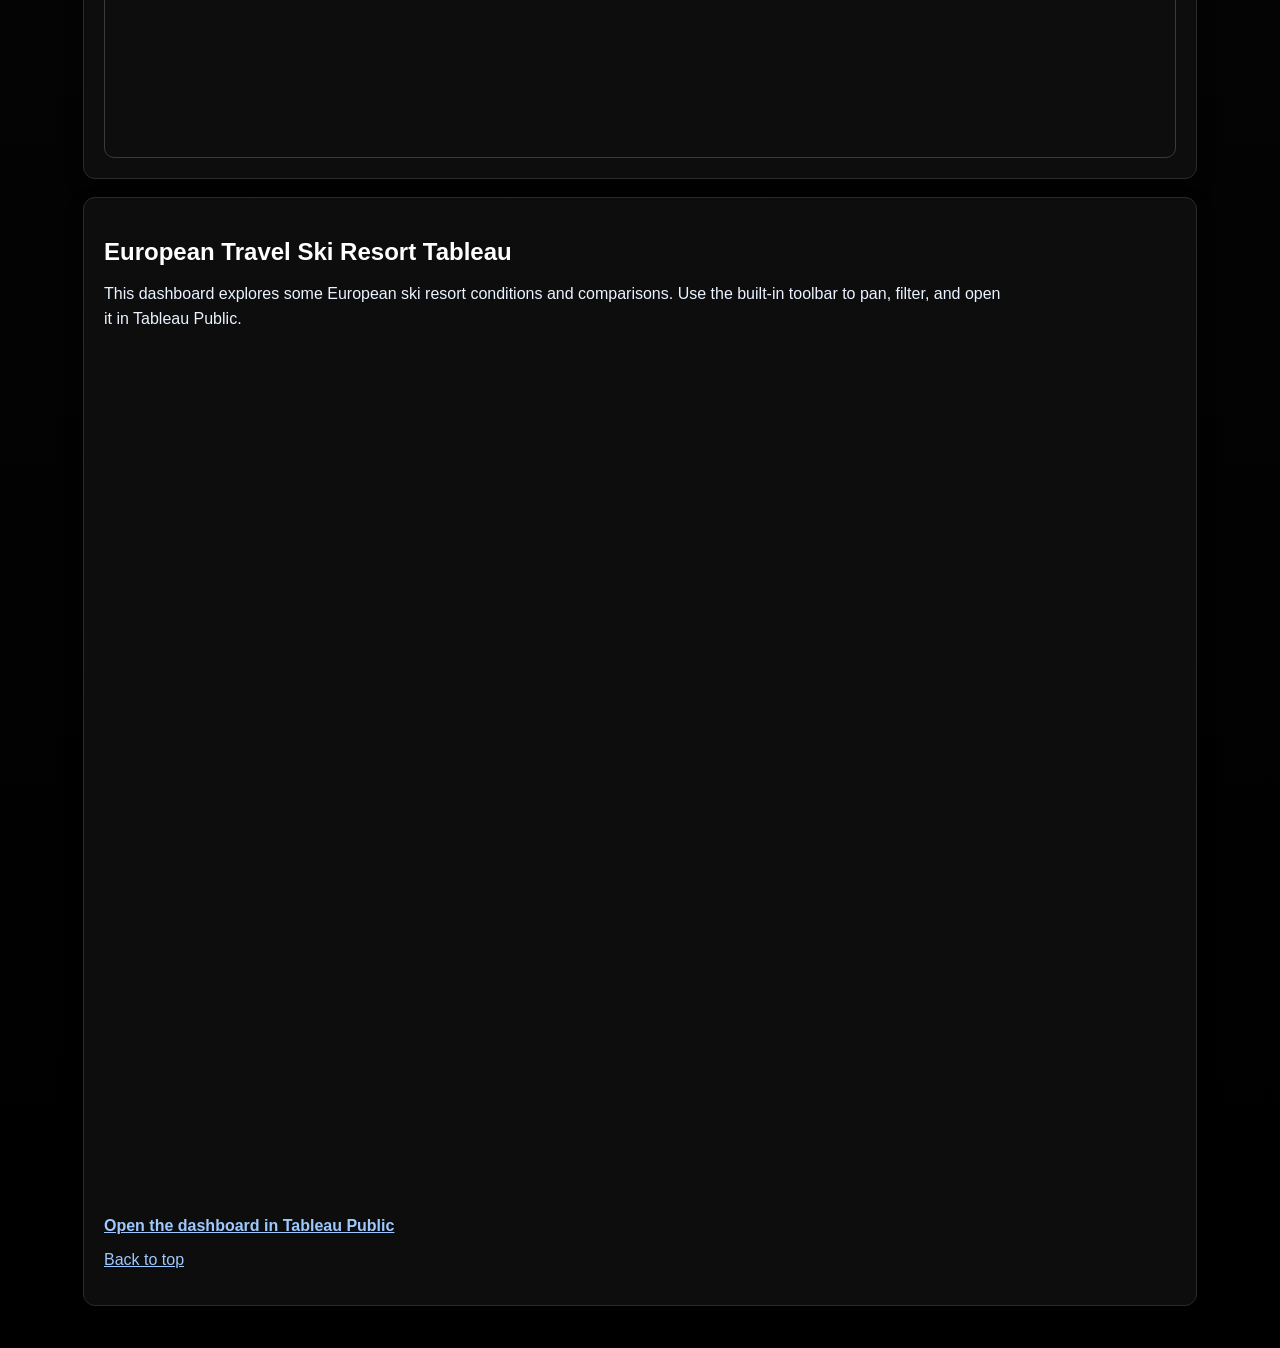
<file: docs/html/ski-highlights.html>
<!DOCTYPE html>
<html lang="en">
<head>
    <meta charset="UTF-8" />
    <meta name="viewport" content="width=device-width, initial-scale=1.0" />
    <meta http-equiv="refresh" content="0; url=scratch.html" />
    <title>Redirecting to Ski Page</title>
    <style>
        body {
            margin: 0;
            min-height: 100vh;
            display: grid;
            place-items: center;
            background: #000000;
            color: #ffffff;
            font-family: "Segoe UI", Tahoma, sans-serif;
        }

        a {
            color: #9dc9ff;
        }
    </style>
</head>
<body>
    <p>If you are not redirected automatically, <a href="scratch.html">open the ski page</a>.</p>
</body>
</html>
</file>
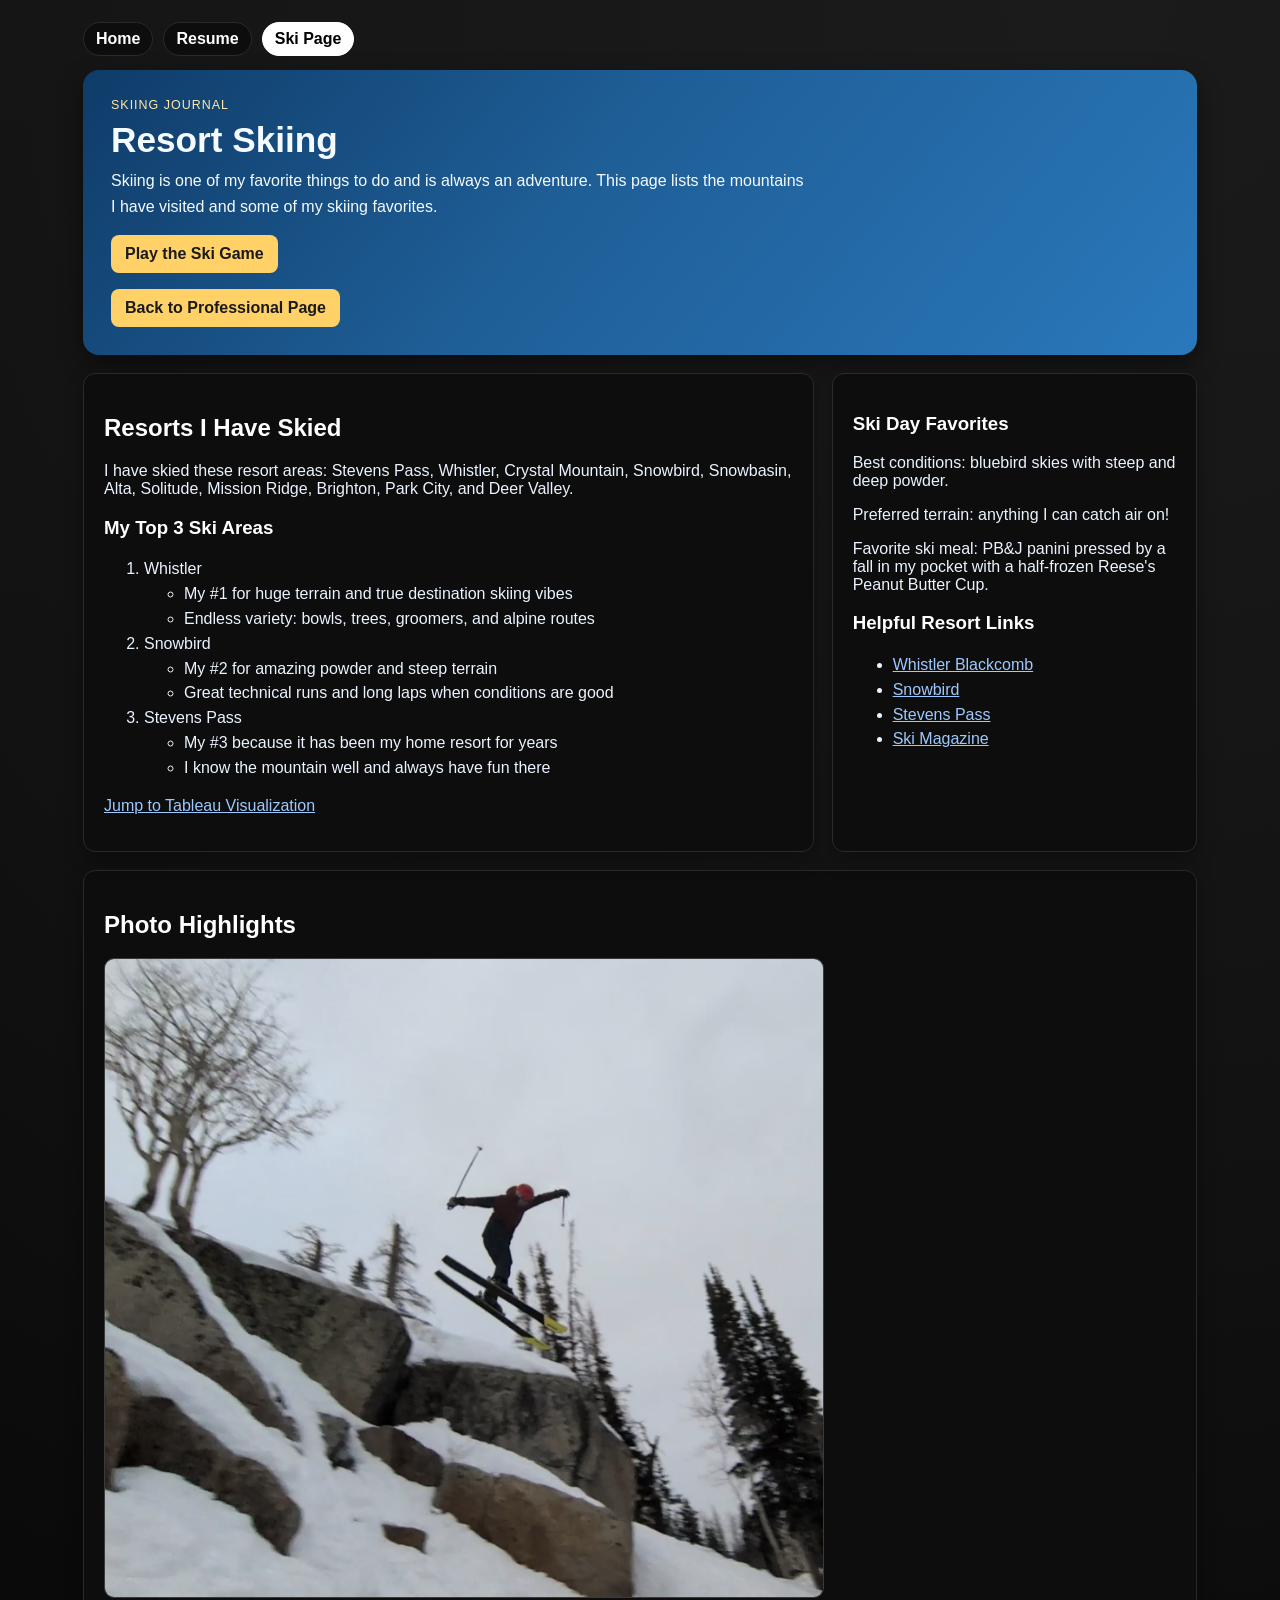
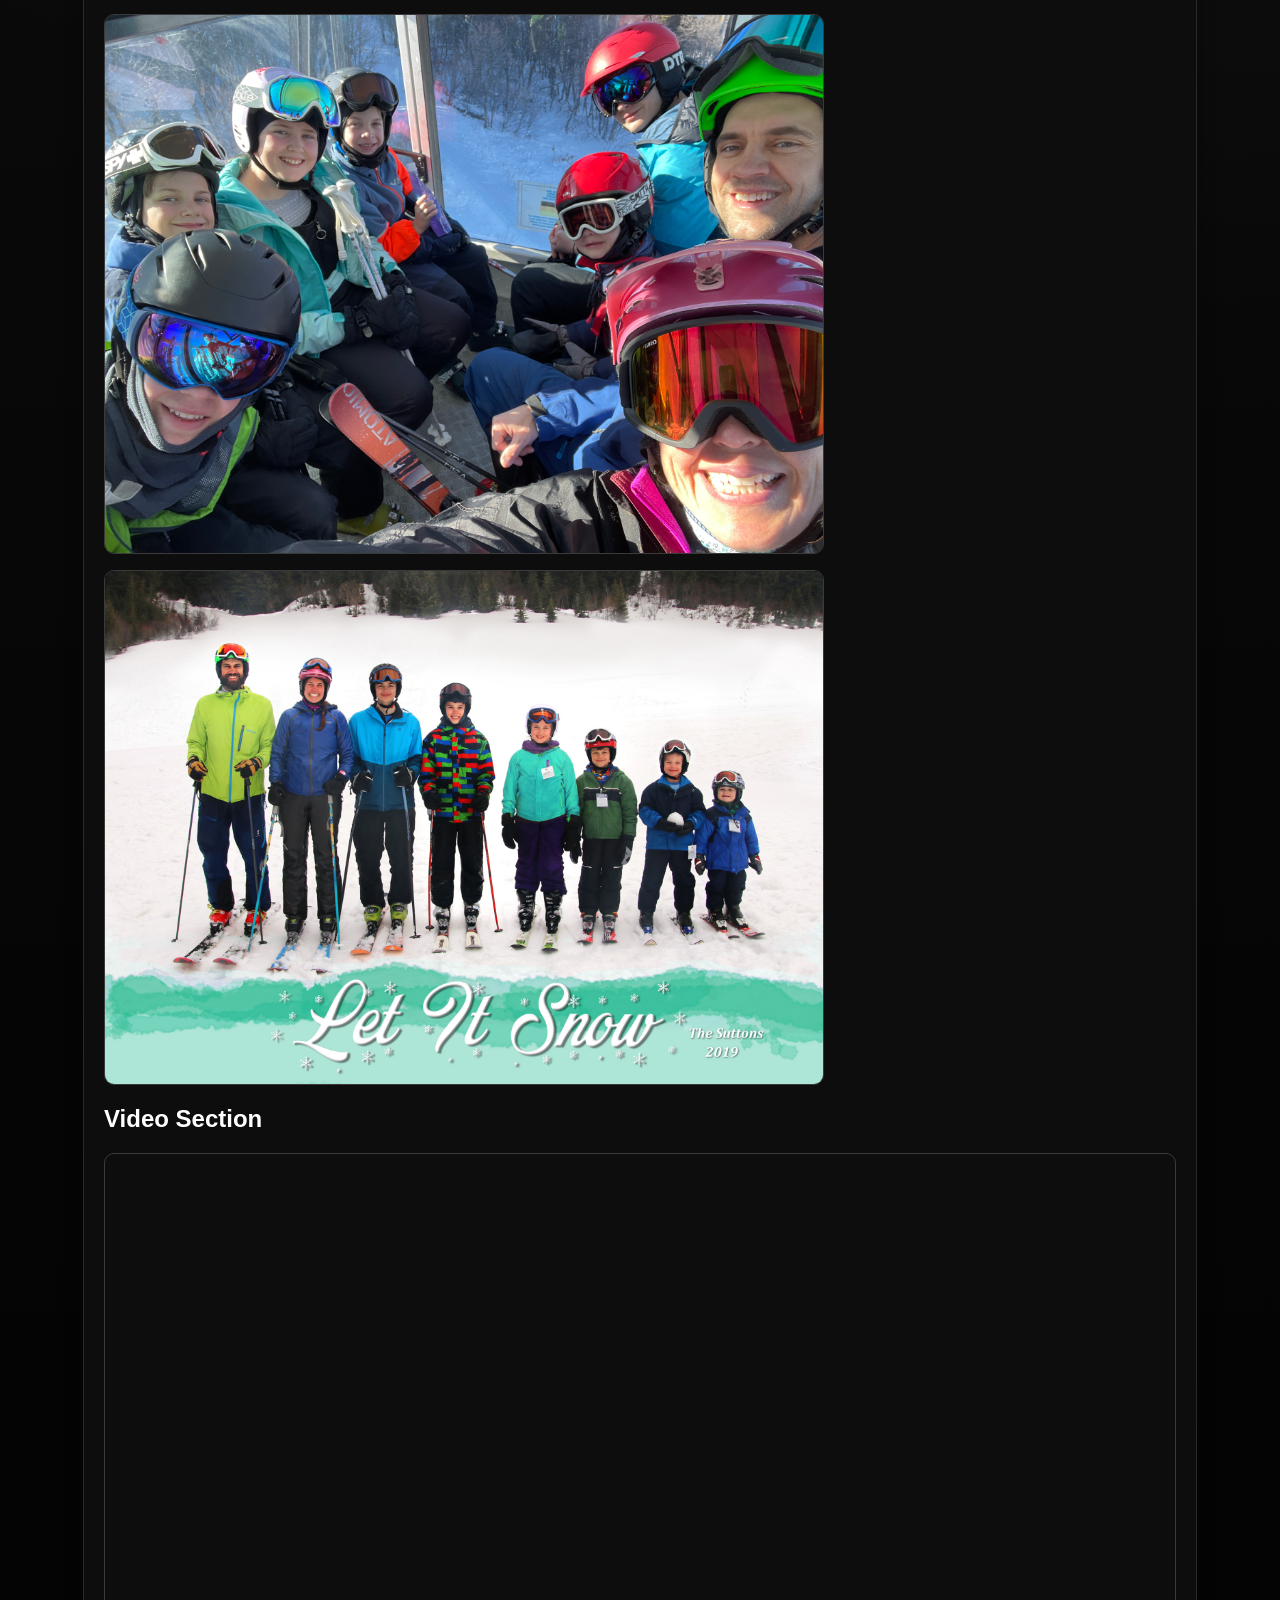
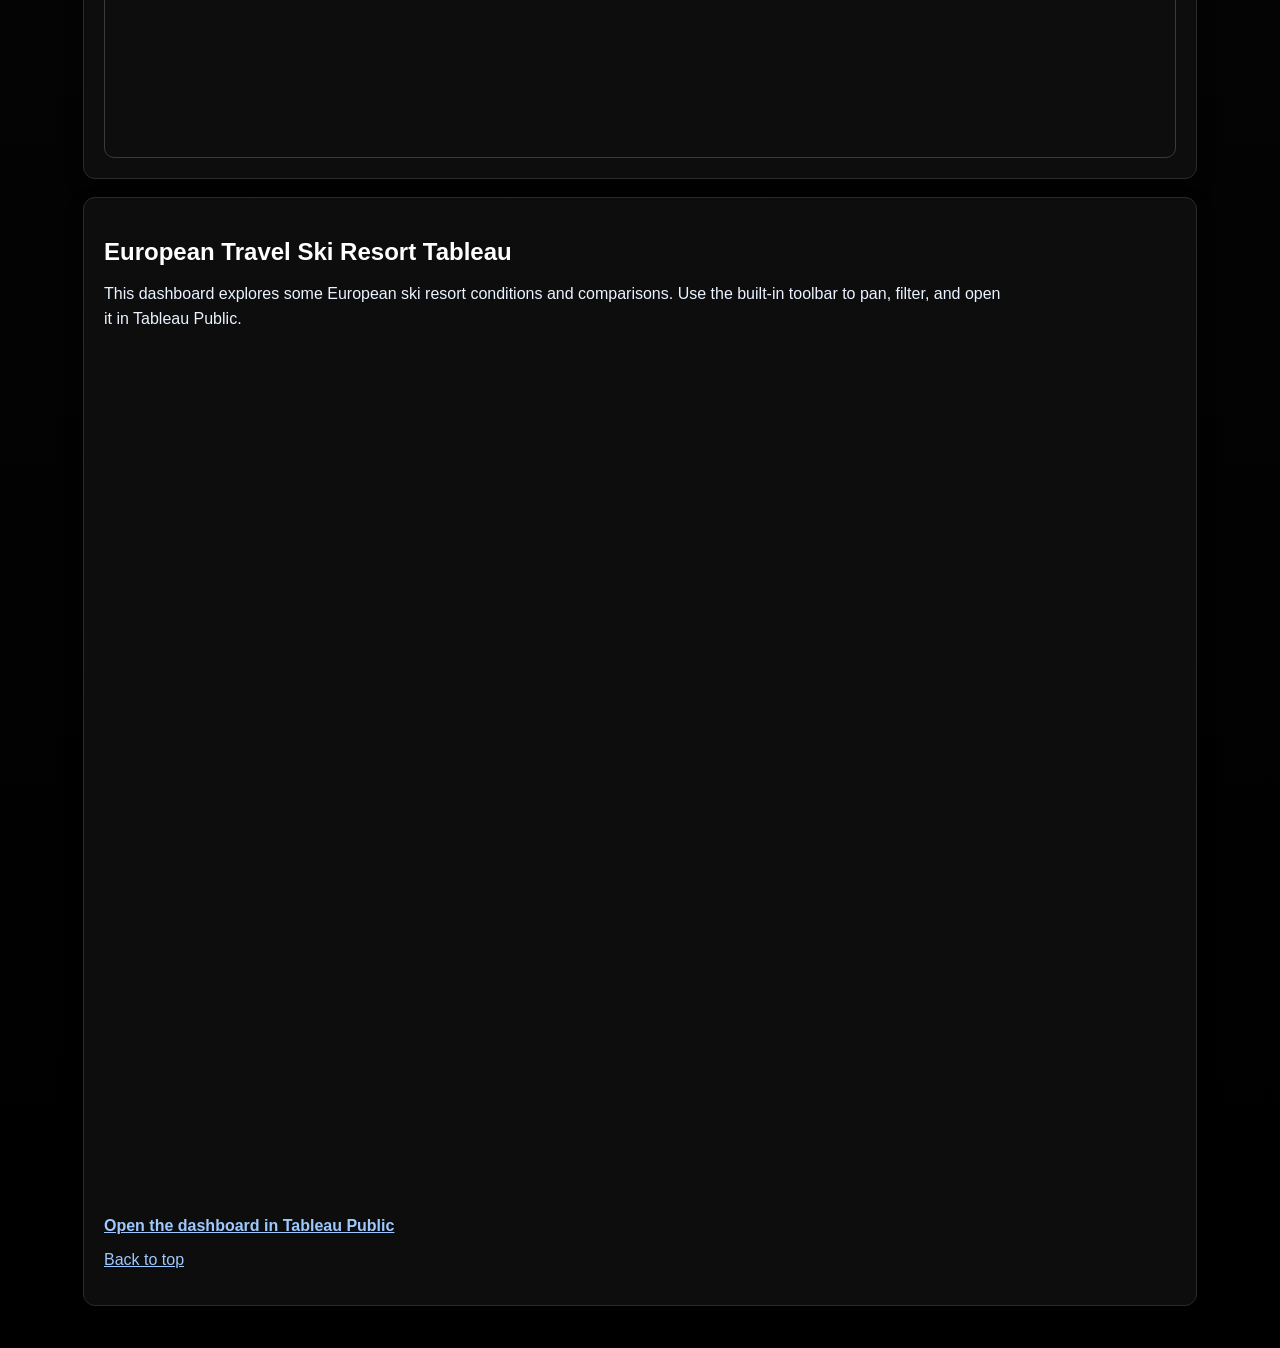
<file: docs/html/Webpage.html>
<!DOCTYPE html>
<html lang="en">
<head>
    <meta charset="UTF-8" />
    <meta name="viewport" content="width=device-width, initial-scale=1.0" />
    <meta http-equiv="refresh" content="0; url=scratch.html" />
    <title>Redirecting to Scratch Page</title>
    <style>
        body {
            margin: 0;
            min-height: 100vh;
            display: grid;
            place-items: center;
            background: #000000;
            color: #ffffff;
            font-family: "Segoe UI", Tahoma, sans-serif;
        }

        a {
            color: #9dc9ff;
        }
    </style>
</head>
<body>
    <p>If you are not redirected automatically, <a href="scratch.html">open the scratch page</a>.</p>
</body>
</html>
</file>
<file: docs/css/directory.css>
* {
    box-sizing: border-box;
}

body {
    margin: 0;
    font-family: "Segoe UI", Tahoma, sans-serif;
    color: #ffffff;
    background: linear-gradient(180deg, #141414 0%, #000000 100%);
}

.page {
    max-width: 980px;
    margin: 0 auto;
    padding: 20px 16px 36px;
}

.hero {
    background: linear-gradient(130deg, #111111 0%, #1d1d1d 100%);
    border-radius: 14px;
    padding: 24px;
    color: #f5fbff;
    box-shadow: 0 10px 24px rgba(0, 0, 0, 0.4);
}

.eyebrow {
    margin: 0;
    font-size: 0.75rem;
    text-transform: uppercase;
    letter-spacing: 0.08em;
    color: #ffe7ab;
}

.btn {
    display: inline-block;
    margin-top: 10px;
    background: #ffd166;
    color: #1a1a1a;
    text-decoration: none;
    font-weight: 700;
    border-radius: 8px;
    padding: 8px 12px;
}

.grid {
    display: grid;
    grid-template-columns: 1fr 1fr;
    gap: 14px;
    margin-top: 16px;
}

.card {
    background: #0d0d0d;
    border: 1px solid #2a2a2a;
    border-radius: 12px;
    padding: 16px;
    box-shadow: 0 8px 18px rgba(0, 0, 0, 0.35);
}

.code-card {
    margin-top: 14px;
}

pre {
    margin: 0;
    overflow-x: auto;
    background: #030303;
    color: #f1f8ff;
    padding: 14px;
    border-radius: 8px;
}

a {
    color: #9dc9ff;
}

a:hover {
    color: #ffe7ab;
    text-decoration: underline;
}

@media (max-width: 760px) {
    .grid {
        grid-template-columns: 1fr;
    }
}
</file>
<file: docs/css/scratch.css>
* {
	box-sizing: border-box;
}

body {
	margin: 0;
	font-family: "Lucida Sans", "Segoe UI", Tahoma, sans-serif;
	color: #ffffff;
	background:
		radial-gradient(circle at 85% 0%, #1b1b1b 0%, rgba(27, 27, 27, 0) 42%),
		linear-gradient(180deg, #101010 0%, #060606 52%, #000000 100%);
}

.page {
	max-width: 1150px;
	margin: 0 auto;
	padding: 22px 18px 42px;
}

.top-nav {
	display: flex;
	flex-wrap: wrap;
	gap: 10px;
	margin-bottom: 14px;
}

.top-nav a {
	text-decoration: none;
	padding: 7px 12px;
	border-radius: 999px;
	background: #0d0d0d;
	border: 1px solid #2a2a2a;
	color: #ffffff;
	font-weight: 700;
}

.top-nav a[aria-current="page"] {
	background: #ffffff;
	border-color: #ffffff;
	color: #000000;
}

.hero {
	background: linear-gradient(130deg, #0f3c69 0%, #1f5f98 45%, #2a78bb 100%);
	color: #f5fbff;
	border-radius: 16px;
	padding: 28px;
	margin-bottom: 18px;
	box-shadow: 0 10px 24px rgba(0, 0, 0, 0.45);
}

.eyebrow {
	margin: 0;
	text-transform: uppercase;
	letter-spacing: 0.08em;
	font-size: 0.78rem;
	color: #ffe7ab;
}

.hero h1 {
	margin: 8px 0;
	font-size: 2.2rem;
}

.hero-copy {
	margin: 0 0 14px;
	max-width: 700px;
	line-height: 1.6;
}

.back-link {
	display: inline-block;
	text-decoration: none;
	background: #ffd166;
	color: #1a1a1a;
	padding: 10px 14px;
	border-radius: 8px;
	font-weight: 700;
}

.layout-grid {
	display: grid;
	grid-template-columns: 2fr 1fr;
	gap: 18px;
	margin-bottom: 18px;
}

.content-card,
.side-card,
.media-card,
.tableau-block {
	background: #0d0d0d;
	border: 1px solid #2a2a2a;
	border-radius: 12px;
	padding: 20px;
	box-shadow: 0 8px 18px rgba(0, 0, 0, 0.35);
}

h2,
h3 {
	color: #ffffff;
}

.content-card p,
.content-card li,
.side-card p,
.side-card li,
.media-card p,
.tableau-block p,
.tableau-block li,
.tableau-block span,
.tableau-block em,
ol,
ul {
	color: #eaf3ff;
}

a {
	color: #9dc9ff;
}

a:hover {
	color: #ffe7ab;
}

ol,
ul {
	line-height: 1.55;
}

.feature-image {
	width: 100%;
	max-width: 720px;
	display: block;
	border-radius: 10px;
	border: 1px solid #3a3a3a;
	margin-bottom: 16px;
}

.video-wrap {
	position: relative;
	width: 100%;
	padding-bottom: 56.25%;
	border-radius: 10px;
	overflow: hidden;
	border: 1px solid #3a3a3a;
}

.video-wrap iframe {
	position: absolute;
	inset: 0;
	width: 100%;
	height: 100%;
	border: 0;
}

.tableau-block {
	margin-top: 18px;
}

.tableau-intro {
	margin-top: -4px;
	margin-bottom: 14px;
	color: #d0d0d0;
	max-width: 900px;
	line-height: 1.55;
}

.tableau-wrap {
	min-height: 860px;
	overflow: hidden;
}

.tableau-link-row {
	margin-top: 12px;
	margin-bottom: 0;
	font-weight: 700;
	color: #ffe7ab;
}

@media (max-width: 860px) {
	.layout-grid {
		grid-template-columns: 1fr;
	}

	.tableau-wrap {
		min-height: 720px;
	}

	.hero h1 {
		font-size: 1.8rem;
	}
}
</file>
